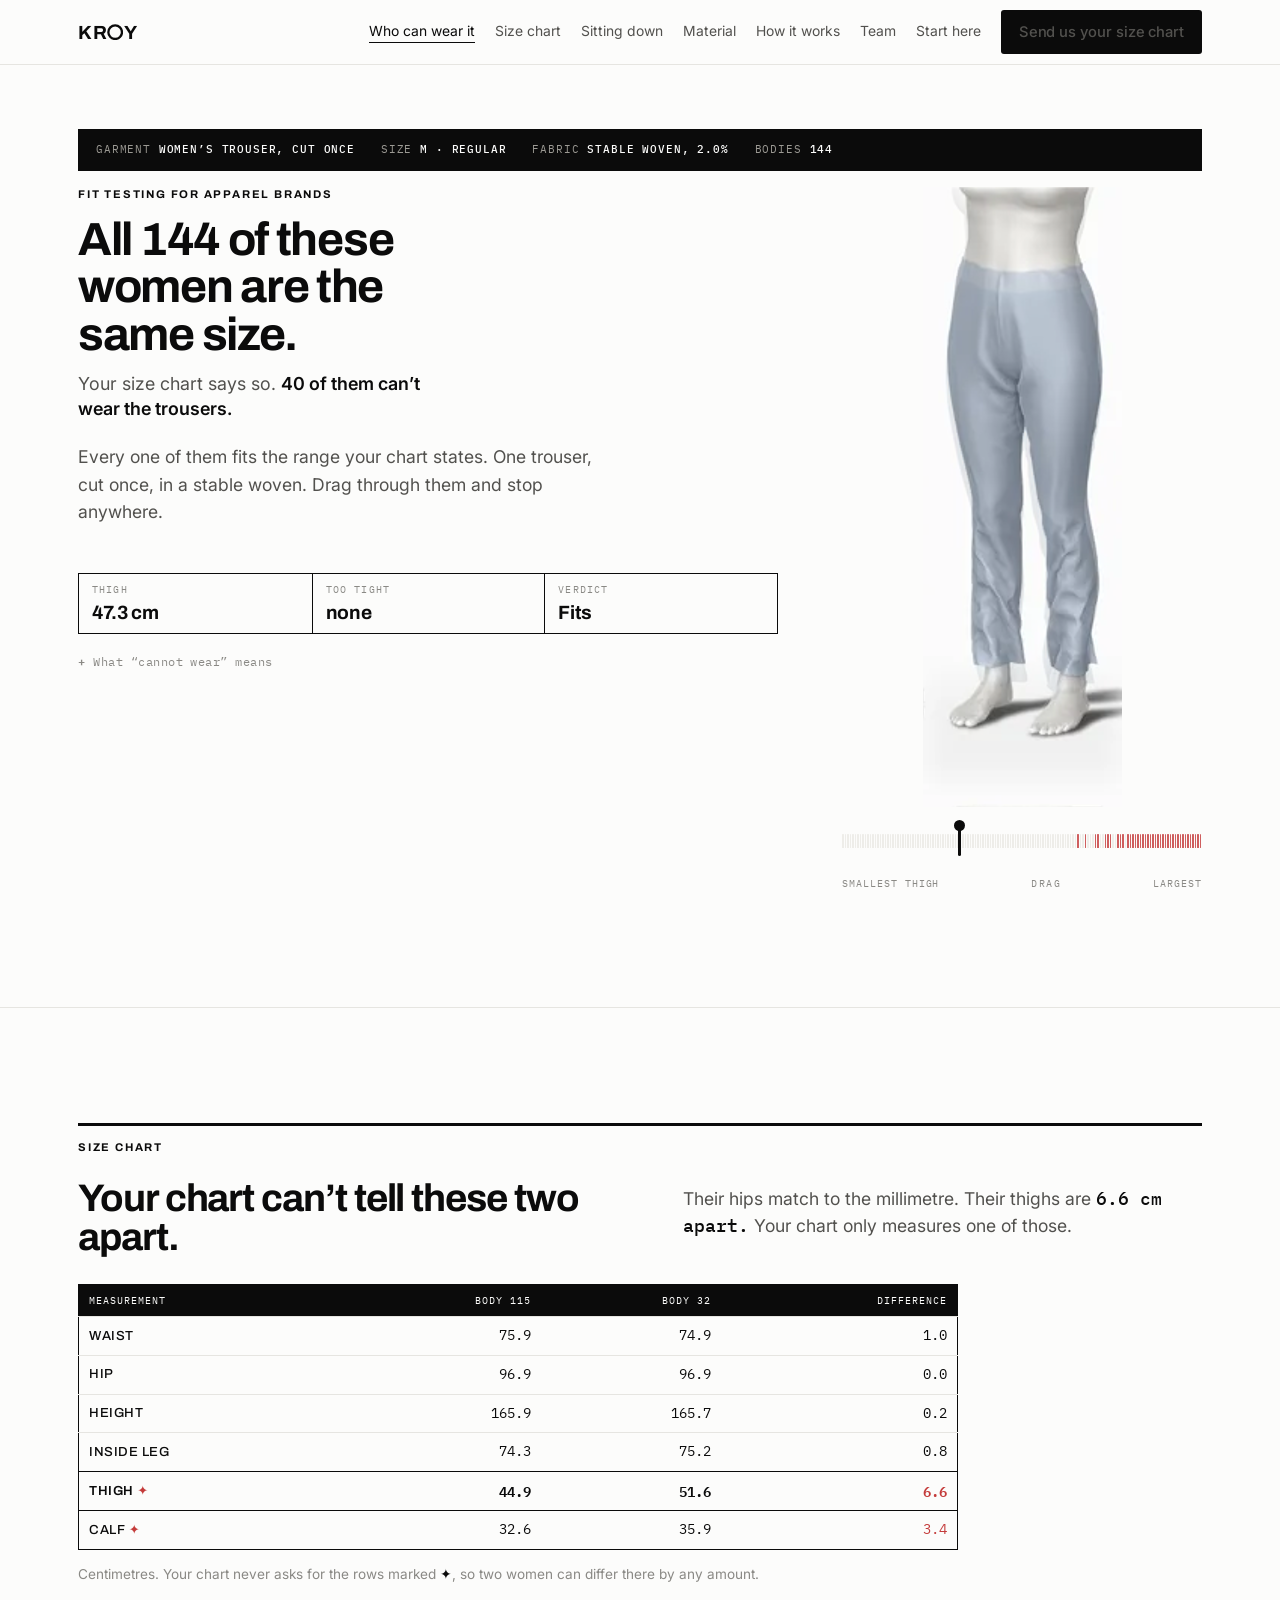
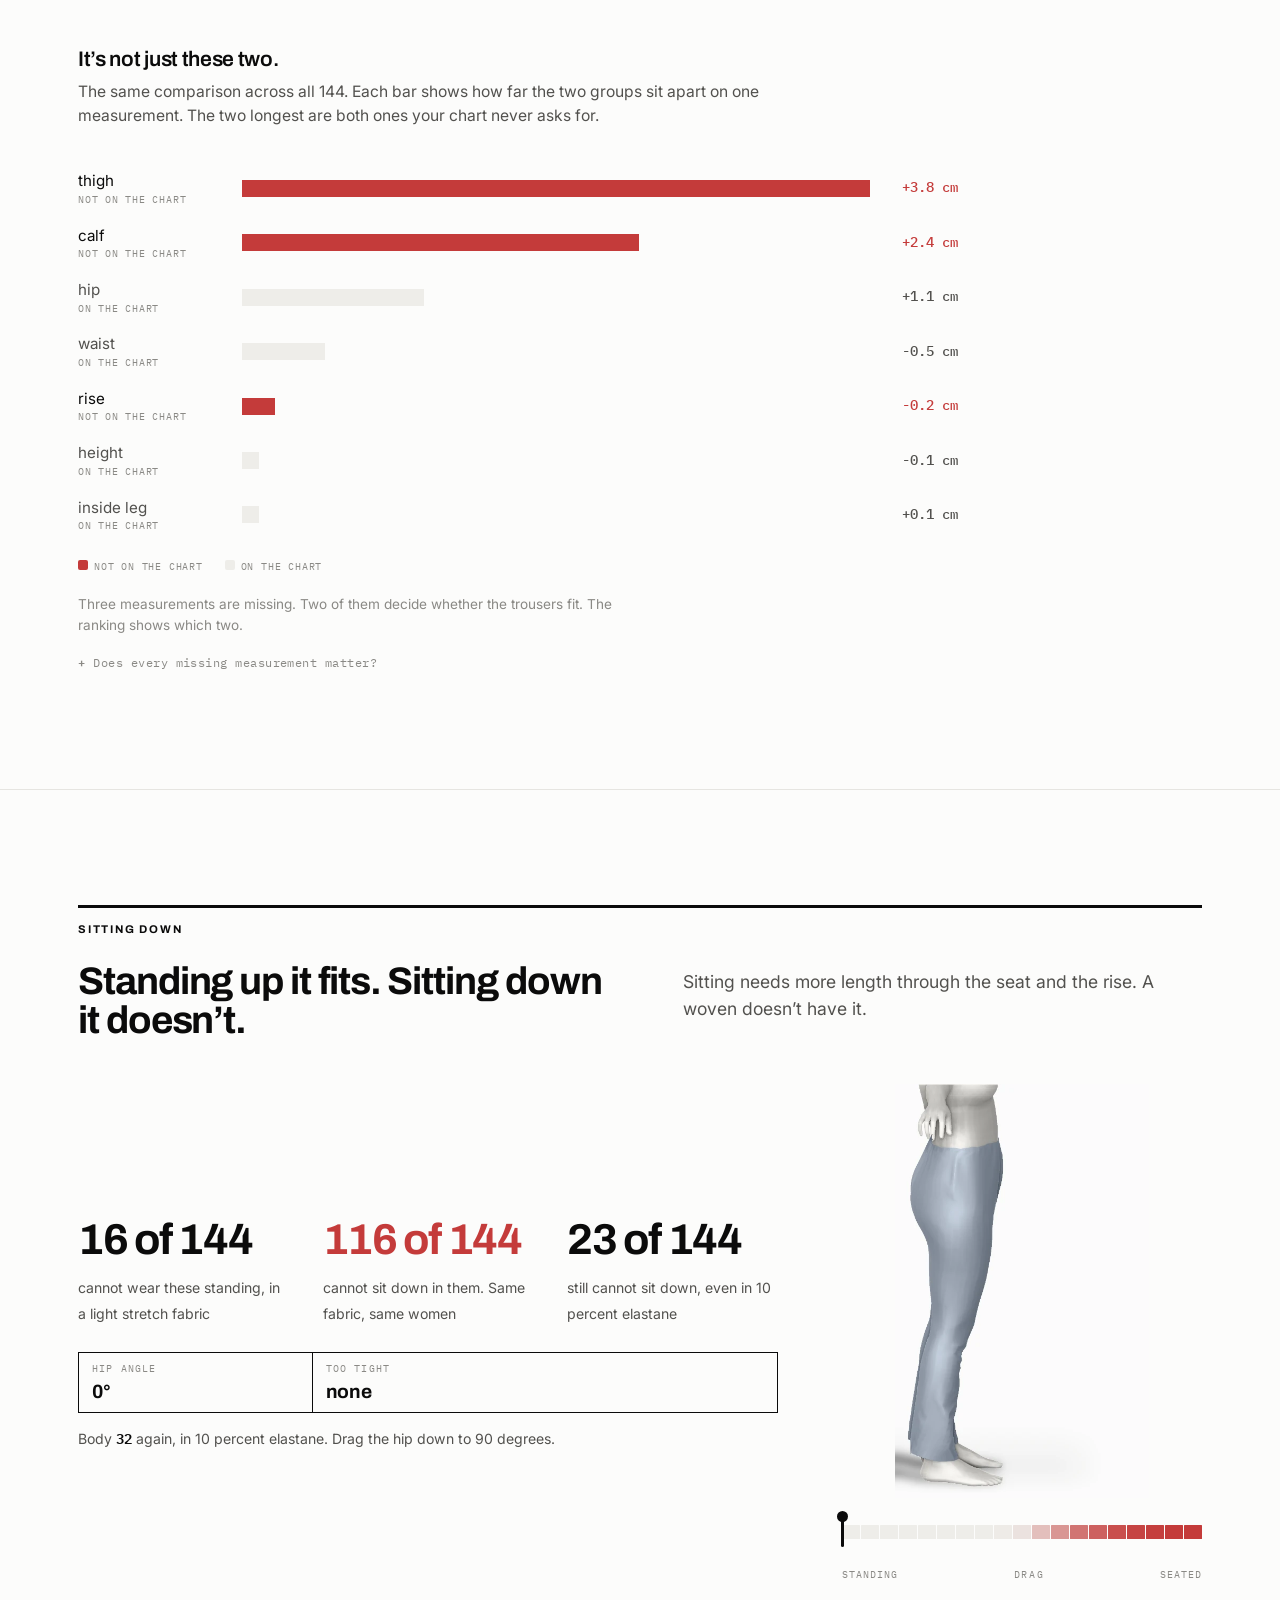
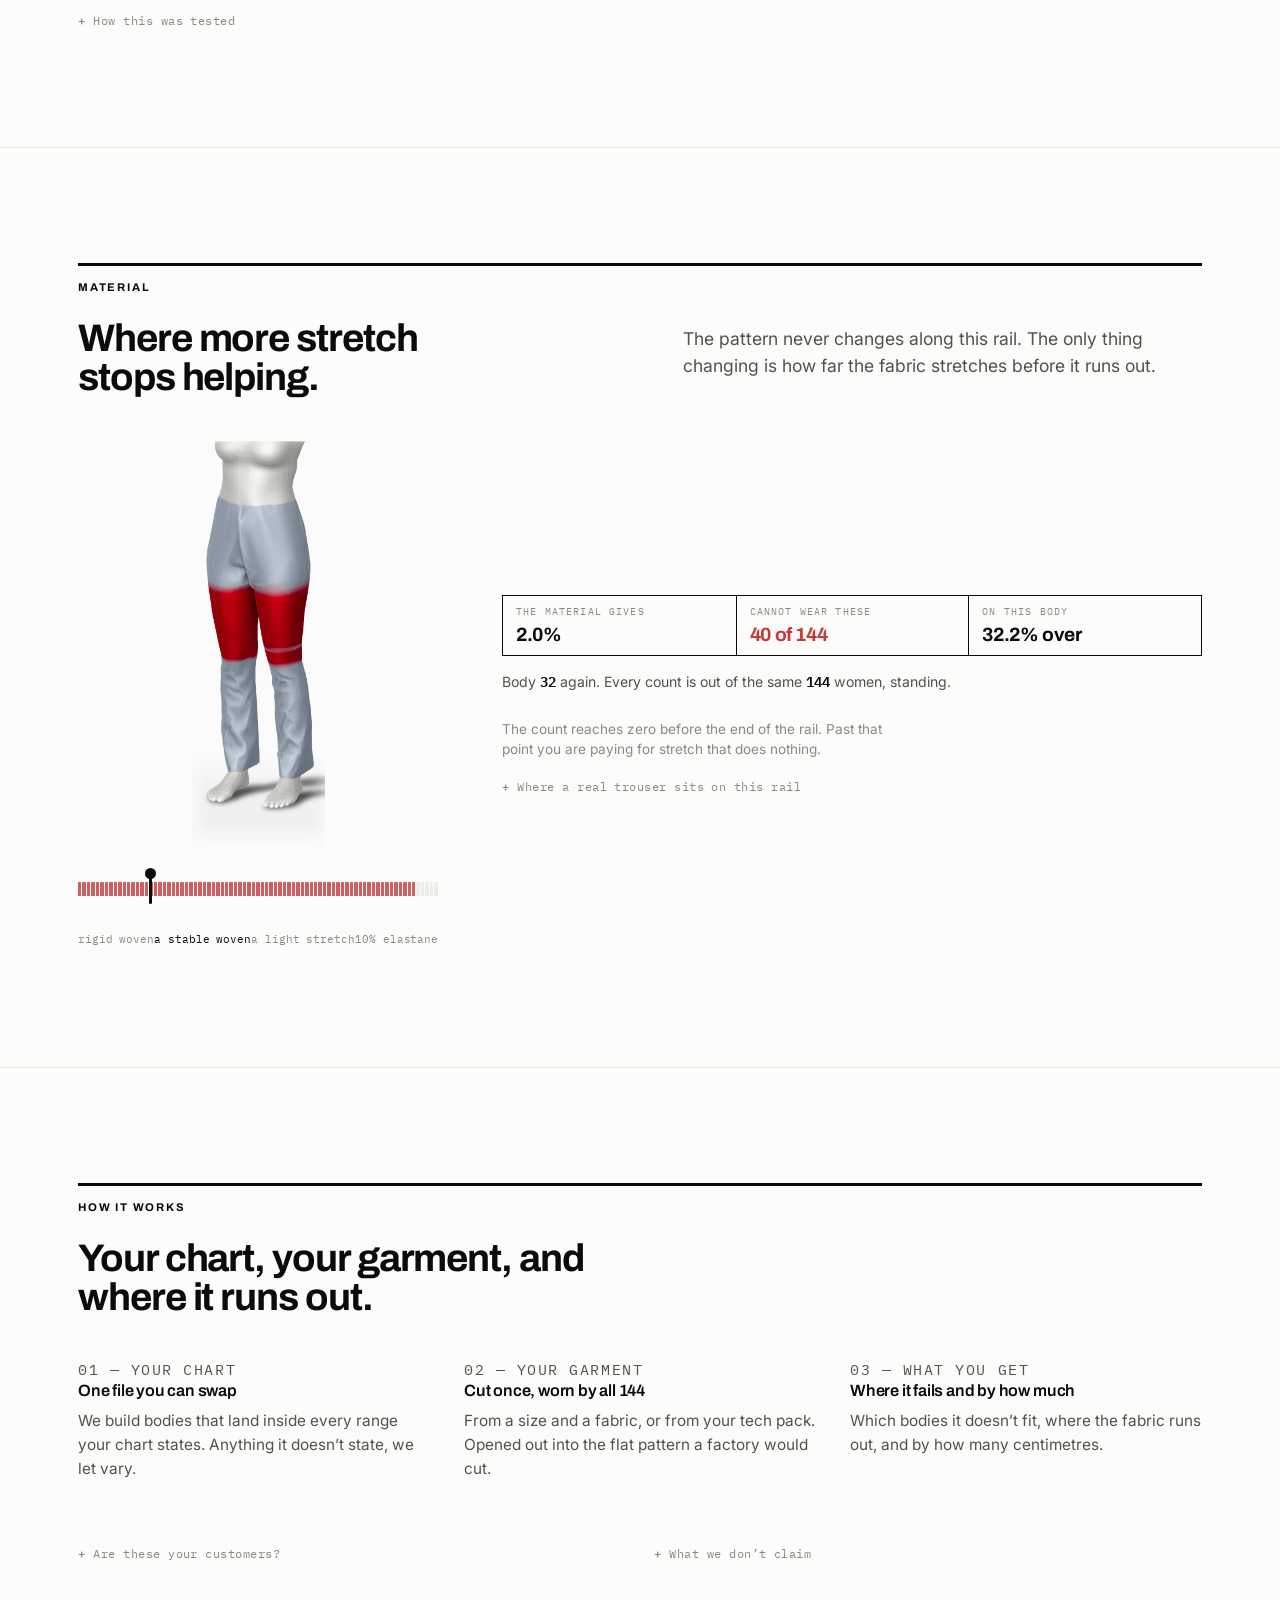
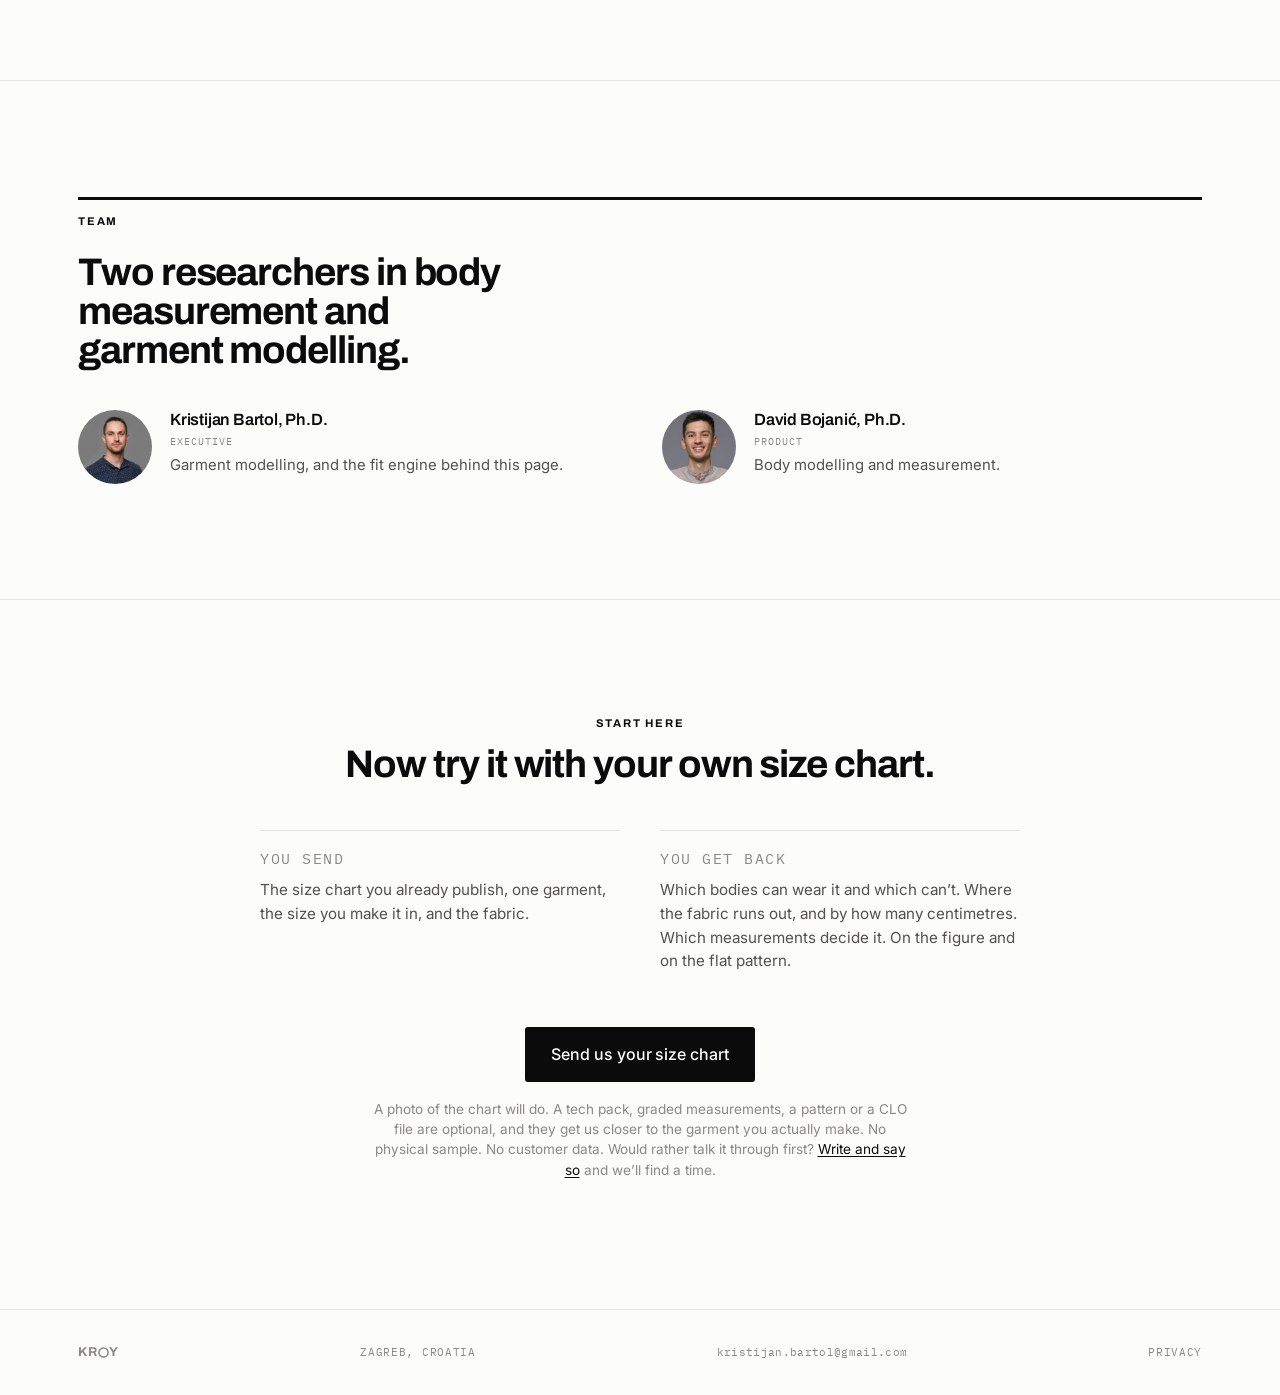
<file: index.html>
<!DOCTYPE html>
<html lang="en">
<head>
  <meta charset="UTF-8" />
  <meta name="viewport" content="width=device-width, initial-scale=1.0" />
  <title>KROY — who can actually wear the size you make</title>
  <meta name="description" content="One trouser, one size, and every body shape the chart lets through. We show which of them can actually wear it, where the fabric runs out, and by how much." />

  <!-- The mark is a drawn circle, so the tab icon is the same shape as the nav
       wordmark at any size. The SVG is what modern browsers take; the PNGs are
       the fallback and the home-screen icon. -->
  <!-- STAMPED LIKE THE CSS AND THE JS, and for the same reason: a browser
       keeps a favicon long after it has revalidated everything else, so the
       old mark survives at the old URL. A URL no cache has seen ends that. -->
  <link rel="icon" type="image/svg+xml" href="assets/favicon.svg?v=20261023a" />
  <link rel="icon" type="image/png" href="assets/favicon.png?v=20261023a" />
  <link rel="apple-touch-icon" href="assets/apple-touch-icon.png?v=20261023a" />

  <meta property="og:title" content="KROY — who can actually wear the size you make" />
  <meta property="og:description" content="144 women, all the same size by the same chart. Drag through them and see which ones can actually wear the trouser." />
  <meta property="og:type" content="website" />
  <!-- The card is BUILT, from the cohort itself: scripts/build_page.py draws
       eight figures across the thigh order with the real tally under them, so the
       preview cannot go stale while the page changes.
       TODO: absolute URLs once a domain is live; some scrapers ignore relative paths. -->
  <meta property="og:image" content="demo/og-image.png" />
  <meta property="og:image:width" content="1200" />
  <meta property="og:image:height" content="630" />
  <meta name="twitter:card" content="summary_large_image" />
  <meta name="twitter:title" content="KROY — who can actually wear the size you make" />
  <meta name="twitter:description" content="144 women, all the same size by the same chart. Drag through them and see which ones can actually wear the trouser." />
  <meta name="twitter:image" content="demo/og-image.png" />

  <link rel="preconnect" href="https://fonts.googleapis.com" />
  <link rel="preconnect" href="https://fonts.gstatic.com" crossorigin />
  <!-- THREE FACES AND EACH HAS ONE JOB. Archivo carries the headlines and
       the mark, Inter the prose, IBM Plex Mono every measurement and every
       label. A number set in the same face as the sentence around it reads
       as a claim; set in mono beside other numbers it reads as a reading
       off an instrument, which is what they are. -->
  <link href="https://fonts.googleapis.com/css2?family=Archivo:wght@500;600;700&family=IBM+Plex+Mono:wght@400;500&family=Inter:wght@400;500;600&display=swap" rel="stylesheet" />
  <!-- ONE STAMP FOR THE WHOLE PAGE. `page.js` reads its own `?v=` and passes it
     on to every module it imports, so this is the only place the number
     lives. Bump it whenever a fix has to be provably on a device: Netlify
     revalidates correctly, but "is the phone running the new file" has now
     cost two sessions and a URL no cache has seen ends that question. -->
  <link rel="stylesheet" href="page.css?v=20261024b" />
</head>

<body>

<header class="nav">
  <div class="wrap">
    <a class="brand" href="#top" aria-label="KROY"><span aria-hidden="true">KR</span><svg class="o" viewBox="0 0 24 24" aria-hidden="true"><circle cx="12" cy="12" r="10" /></svg><span aria-hidden="true">Y</span></a>
    <nav>
      <a class="hide-sm" href="#cohort">Who can wear it</a>
      <a class="hide-sm" href="#chart">Size chart</a>
      <a class="hide-sm" href="#seated">Sitting down</a>
      <a class="hide-sm" href="#material">Material</a>
      <a class="hide-md" href="#method">How it works</a>
      <a class="hide-md" href="#team">Team</a>
      <a class="hide-md" href="#contact">Start here</a>
      <a class="btn" href="#contact">Send us your size chart</a>
    </nav>
  </div>
</header>

<main id="top">

  <!-- ============ HERO: the cohort strip ============ -->
  <section id="cohort">
    <div class="wrap">
      <div class="strip" id="strip-cohort">

        <!-- THE SPEC BAND CAPTIONS THE EXHIBIT, NEVER THE PAGE. Under the nav
             it would label the company and the whole site would read as one
             trouser's spec sheet; inside the section it answers the first
             question a fit lead asks, which is what am I looking at. It is also
             the only position that generalises: a second garment gets its own
             band. The two numbers in it are bound to `demo/data.json` like every
             other number on the page; the words are the garment's own name,
             said the way you would say it out loud. -->
        <div class="stamp">
          <span>Garment <b>women&rsquo;s trouser<span class="wide-only">, cut once</span></b></span>
          <span>Size <b>M<span class="wide-only"> &middot; regular</span></b></span>
          <span>Fabric <b>stable woven, <span data-n="blind.fabric_percent" data-dp="1">2.0</span>%</b></span>
          <span>Bodies <b data-n="strips.cohort.n_bodies">144</b></span>
        </div>

        <div class="strip-head">
          <!-- THE ONE SLOT THAT WAS BEING WASTED. This said "Who can wear it",
               which is the nav item immediately above it, so the page answered
               "who is this" with the mark and never answered "what do they do"
               in words at all: it read as a demo rather than as a company. The
               line costs no height, no scroll and no words anywhere else, and
               the headline is still the first thing anyone reads. -->
          <p class="eyebrow">Fit testing for apparel brands</p>
          <h1>All <span data-n="strips.cohort.n_bodies">144</span> of these women are the same&nbsp;size.</h1>
          <!-- THE ONE LINE THAT STOPS CURIOSITY BECOMING CONFUSION. The
               demonstration opens the page on purpose, but a visitor who gets
               a headline and a moving figure and nothing else has to work out
               what they are looking at before they can be interested in it.
               This says whose claim it is and what the catch is, in two short
               sentences, and then gets out of the way. -->
          <p class="hook">Your size chart says so.
            <b><span data-n="strips.cohort.n_fail">40</span> of them can&rsquo;t wear the&nbsp;trousers.</b></p>
        </div>

        <div class="strip-lede">
          <p class="lede">
            Every one of them fits the range your chart states. One trouser,
            cut once, in a stable woven. Drag through them and stop anywhere.
          </p>
        </div>

        <div class="readout strip-readout">
            <dl>
              <div>
                <dt>Thigh</dt>
                <dd class="num" data-live="thigh">&mdash;</dd>
              </div>
              <div>
                <dt>Too tight</dt>
                <dd class="num" data-live="over">&mdash;</dd>
              </div>
              <div>
                <dt>Verdict</dt>
                <dd class="verdict" data-live="verdict">&mdash;</dd>
              </div>
            </dl>
            <!-- THE SECTION'S CAVEATS, OUT OF THE READER'S PATH AND NOT CUT.
                 This was a `p.tally` that repeated "40 of 144" three lines
                 under the lede's own copy of it, then spent two sentences
                 defining the threshold and naming the fabric's capacity. The
                 count is the hook and belongs in the lede; the definition is
                 what a reader asks for only once they believe the picture. The
                 claim guard wants a count beside every RATE, and the hero
                 quotes none, so nothing here is load-bearing for it. -->
            <details class="note">
              <summary>What &ldquo;cannot wear&rdquo; means</summary>
              <p>
                More than 5 percent of the trouser has to stretch further than
                the fabric can. A stable woven gives
                <span data-n="blind.fabric_percent" data-dp="1">2.0</span> percent.
                The 5 percent is our cut-off. Tell us yours and we&rsquo;ll use it.
              </p>
            </details>
        </div>

        <div class="strip-figure">
          <div class="strip-stage"><canvas class="strip-canvas"></canvas></div>
          <div class="strip-rail" tabindex="0" role="slider"
               aria-label="the cohort, in thigh order"
               aria-valuemin="0" aria-valuemax="143" aria-valuenow="0">
            <div class="ticks" aria-hidden="true"></div>
            <div class="handle" aria-hidden="true"></div>
          </div>
          <div class="rail-ends">
            <span>smallest thigh</span>
            <span class="drag-hint">drag</span>
            <span>largest</span>
          </div>
        </div>

      </div>
    </div>
  </section>

  <!-- ============ SIZE CHART: the pair, then the whole cohort ============
       One section, two visuals, one argument. They were two sections and both
       of them said "the chart is blind", once about two bodies and once about
       144, so the second read as a restatement rather than as the general
       case of the first. Concrete first, then the rank over everything. -->
  <section id="chart">
    <div class="wrap">
      <div class="hed reveal">
        <p class="eyebrow">Size chart</p>
        <h2>Your chart can&rsquo;t tell these two apart.</h2>
        <!-- The spoken version of this section, which is the one that lands.
             Four sentences that never reached a number became three that are
             nothing but numbers. `pair.rows.4` is the thigh row; it is bound by
             INDEX, so if the table's row order ever changes this reads the
             wrong measurement. The binding guard checks the VALUE, which is
             what would catch it. -->
        <p class="lede">
          Their hips match to the millimetre. Their thighs are
          <b><span data-n="pair.rows.4.gap">6.6</span> cm apart.</b>
          Your chart only measures one of those.
        </p>
      </div>
      <table class="pair reveal measure" id="pair-table">
        <thead>
          <tr>
            <th>Measurement</th>
            <th>Body <span data-n="pair.a">115</span></th>
            <th>Body <span data-n="pair.b">32</span></th>
            <th>Difference</th>
          </tr>
        </thead>
        <tbody></tbody>
      </table>
      <p class="small" style="margin-top:14px">
        Centimetres. Your chart never asks for the rows marked
        <b class="mark-off">&#10022;</b>, so two women can differ there by any
        amount.
      </p>

      <div class="sub reveal">
        <h3>It&rsquo;s not just these two.</h3>
        <p>
          The same comparison across all
          <span data-n="blind.n_bodies">144</span>. Each bar shows how far the
          two groups sit apart on one measurement. The two longest are both
          ones your chart never asks for.
        </p>
      </div>
      <div class="bars reveal" id="bars"></div>
      <div class="barkey">
        <span><b style="background:var(--red)"></b>not on the chart</span>
        <span><b style="background:var(--rail)"></b>on the chart</span>
      </div>
      <p class="small" style="margin-top:20px;max-width:64ch">
        Three measurements are missing. Two of them decide whether the
        trousers fit. The ranking shows which two.
      </p>
      <details class="note">
        <summary>Does every missing measurement matter?</summary>
        <p>
          No. The rise varies more than anything else here and still barely
          separates the two groups.
        </p>
      </details>
    </div>
  </section>

  <!-- ============ POSE AND MOVEMENT: the sit ============ -->
  <section id="seated">
    <div class="wrap">
      <div class="hed reveal">
        <p class="eyebrow">Sitting down</p>
        <h2>Standing up it fits. Sitting down it doesn&rsquo;t.</h2>
        <p class="lede">
          Sitting needs more length through the seat and the rise. A woven
          doesn&rsquo;t have it.
        </p>
      </div>
      <div class="strip" id="strip-seated" style="margin-top:44px">
        <div>
          <div class="stat" id="seated-stats"></div>
          <div class="readout">
            <dl>
              <div>
                <dt>Hip angle</dt>
                <dd class="num" data-live="hip">&mdash;</dd>
              </div>
              <div>
                <dt>Too tight</dt>
                <dd class="num" data-live="over">&mdash;</dd>
              </div>
            </dl>
            <p class="tally">
              Body <b><span data-n="pair.b">32</span></b> again, in 10 percent
              elastane. Drag the hip down to 90 degrees.
            </p>
          </div>
        </div>

        <div class="strip-figure">
          <div class="strip-stage"><canvas class="strip-canvas"></canvas></div>
          <div class="strip-rail" tabindex="0" role="slider"
               aria-label="the hip angle, standing to seated"
               aria-valuemin="0" aria-valuemax="18" aria-valuenow="0">
            <div class="ticks" aria-hidden="true"></div>
            <div class="handle" aria-hidden="true"></div>
          </div>
          <div class="rail-ends">
            <span>standing</span>
            <span class="drag-hint">drag</span>
            <span>seated</span>
          </div>
        </div>
      </div>

      <details class="note" style="margin-top:26px">
        <summary>How this was tested</summary>
        <p>
          Sitting is not one pose, so we state this one exactly: the hip at 90
          degrees. Nothing in the simulation was ever told what elastane is
          for.
        </p>
      </details>
    </div>
  </section>

  <!-- ============ MATERIAL: the stretch rail ============ -->
  <section id="material">
    <div class="wrap">
      <div class="hed reveal">
        <p class="eyebrow">Material</p>
        <h2>Where more stretch stops&nbsp;helping.</h2>
        <p class="lede">
          The pattern never changes along this rail. The only thing changing is
          how far the fabric stretches before it runs out.
        </p>
      </div>

      <div class="strip left" id="strip-material" style="margin-top:44px">
        <div class="strip-figure">
          <div class="strip-stage"><canvas class="strip-canvas"></canvas></div>
          <div class="strip-rail" tabindex="0" role="slider"
               aria-label="the stretch the material gives"
               aria-valuemin="0" aria-valuemax="80" aria-valuenow="16">
            <div class="ticks" aria-hidden="true"></div>
            <div class="handle" aria-hidden="true"></div>
          </div>
          <div class="stops" id="material-stops"></div>
        </div>

        <div>
          <div class="readout bare">
            <dl>
              <div>
                <dt>The material gives</dt>
                <dd class="num" data-live="stretch">&mdash;</dd>
              </div>
              <div>
                <dt>Cannot wear these</dt>
                <dd class="num" data-live="nfail">&mdash;</dd>
              </div>
              <div>
                <dt>On this body</dt>
                <dd class="num" data-live="hero">&mdash;</dd>
              </div>
            </dl>
            <p class="tally">
              Body <b><span data-n="pair.b">32</span></b> again. Every count is
              out of the same
              <b><span data-n="strips.cohort.n_bodies">144</span></b> women,
              standing.
            </p>
          </div>
          <p class="small" style="margin-top:26px;max-width:46ch">
            The count reaches zero before the end of the rail. Past that point
            you are paying for stretch that does nothing.
          </p>
          <details class="note">
            <summary>Where a real trouser sits on this rail</summary>
            <p>
              A fitted trouser in a fabric anyone would actually use sits in
              the left half of this rail.
            </p>
          </details>
        </div>
      </div>
    </div>
  </section>

  <!-- ============ METHOD ============ -->
  <section id="method">
    <div class="wrap">
      <div class="hed reveal">
        <p class="eyebrow">How it works</p>
        <h2>Your chart, your garment, and where it runs&nbsp;out.</h2>
      </div>
      <div class="cols three reveal">
        <div>
          <p class="rule">01 &mdash; your chart</p>
          <h3>One file you can swap</h3>
          <p>
            We build bodies that land inside every range your chart states.
            Anything it doesn&rsquo;t state, we let vary.
          </p>
        </div>
        <div>
          <p class="rule">02 &mdash; your garment</p>
          <h3>Cut once, worn by all 144</h3>
          <p>
            From a size and a fabric, or from your tech pack. Opened out into
            the flat pattern a factory would cut.
          </p>
        </div>
        <div>
          <p class="rule">03 &mdash; what you get</p>
          <h3>Where it fails and by how much</h3>
          <p>
            Which bodies it doesn&rsquo;t fit, where the fabric runs out, and by
            how many centimetres.
          </p>
        </div>
      </div>

      <!-- Both of these are required by this project's own rules and neither
           may be deleted: we never assert a population, and we never say
           validated. They are notes rather than body copy because a visitor
           deciding whether to write does not read them, and a fit lead looking
           for the catch opens them immediately. -->
      <div class="notes reveal">
        <details class="note">
          <summary>Are these your customers?</summary>
          <p>
            No. We <b>built</b> these bodies to fit this chart&rsquo;s size M.
            Every count on this page counts <i>those</i> women and nobody else.
            Send your own customer figures and we&rsquo;ll weight the results to
            them.
          </p>
        </details>
        <details class="note">
          <summary>What we don&rsquo;t claim</summary>
          <p>
            Nobody has worn these, so we won&rsquo;t call it validated. We measure
            the garment against the body, then check it with a cloth simulation
            that knows nothing about how the garment was designed. It lands on
            the same answer. The draping is there to make the picture look
            right. It never decides a verdict.
          </p>
        </details>
      </div>
    </div>
  </section>

  <!-- ============ TEAM ============ -->
  <section id="team">
    <div class="wrap">
      <div class="hed reveal">
        <p class="eyebrow">Team</p>
        <h2>Two researchers in body measurement and garment&nbsp;modelling.</h2>
      </div>
      <div class="people reveal">
        <article class="person">
          <img src="assets/kristijan-slika.jpeg" alt="" />
          <div>
            <h3>Kristijan Bartol, Ph.D.</h3>
            <p class="role">Executive</p>
            <p>Garment modelling, and the fit engine behind this page.</p>
          </div>
        </article>
        <article class="person">
          <img src="assets/davidboja.jpeg" alt="" />
          <div>
            <h3>David Bojanić, Ph.D.</h3>
            <p class="role">Product</p>
            <p>Body modelling and measurement.</p>
          </div>
        </article>
      </div>
    </div>
  </section>

  <!-- ============ CTA ============ -->
  <section id="contact" class="cta">
    <div class="wrap">
      <p class="eyebrow">Start here</p>
      <h2>Now try it with your own size&nbsp;chart.</h2>
      <!-- Cut 2026-10-23: the lede restated the page, and "We build" restated
           step 01 of How it works almost word for word. What is left is the
           exchange, either side of the button. -->
      <div class="gets two">
        <div>
          <p class="rule">You send</p>
          <p>
            The size chart you already publish, one garment, the size you make
            it in, and the fabric.
          </p>
        </div>
        <div>
          <p class="rule">You get back</p>
          <p>
            Which bodies can wear it and which can&rsquo;t. Where the fabric
            runs out, and by how many centimetres. Which measurements decide
            it. On the figure and on the flat pattern.
          </p>
        </div>
      </div>

      <p>
        <a class="btn big" href="mailto:kristijan.bartol@gmail.com?subject=KROY%20%E2%80%94%20our%20size%20chart&amp;body=Garment%3A%0ASize%20we%20manufacture%3A%0AMaterial%3A%0AOur%20size%20chart%20(pasted%2C%20attached%2C%20or%20a%20photograph)%3A%0A%0AAnything%20else%20you%20can%20attach%2C%20all%20optional%3A%0A-%20spec%20sheet%20or%20tech%20pack%0A-%20graded%20measurements%0A-%20fit%20model%20measurements%0A-%20a%20pattern%0A">Send us your size chart</a>
      </p>
      <p class="small">
        A photo of the chart will do. A tech pack, graded measurements, a
        pattern or a CLO file are optional, and they get us closer to the
        garment you actually make. No physical sample. No customer data.
        Would rather talk it through first?
        <a href="mailto:kristijan.bartol@gmail.com?subject=KROY%20%E2%80%94%20a%20call">Write and say so</a>
        and we&rsquo;ll find a time.
      </p>
    </div>
  </section>

</main>

<!-- A REAL PLACE, A REAL ADDRESS AND A PRIVACY LINE. What a procurement
     reader takes credibility from in a footer is that the company is somewhere
     and can be written to. No OIB and no entity details: settled 2026-10-21,
     the registration number discloses entity status, nobody checks one at
     outreach stage, and it belongs on the invoice. -->
<footer>
  <div class="wrap">
    <span class="brand" aria-label="KROY"><span aria-hidden="true">KR</span><svg class="o" viewBox="0 0 24 24" aria-hidden="true"><circle cx="12" cy="12" r="10" /></svg><span aria-hidden="true">Y</span></span>
    <span class="where">Zagreb, Croatia</span>
    <a href="mailto:kristijan.bartol@gmail.com">kristijan.bartol@gmail.com</a>
    <a href="privacy.html">Privacy</a>
  </div>
</footer>

<script type="module" src="page.js?v=20261024b"></script>
</body>
</html>
</file>
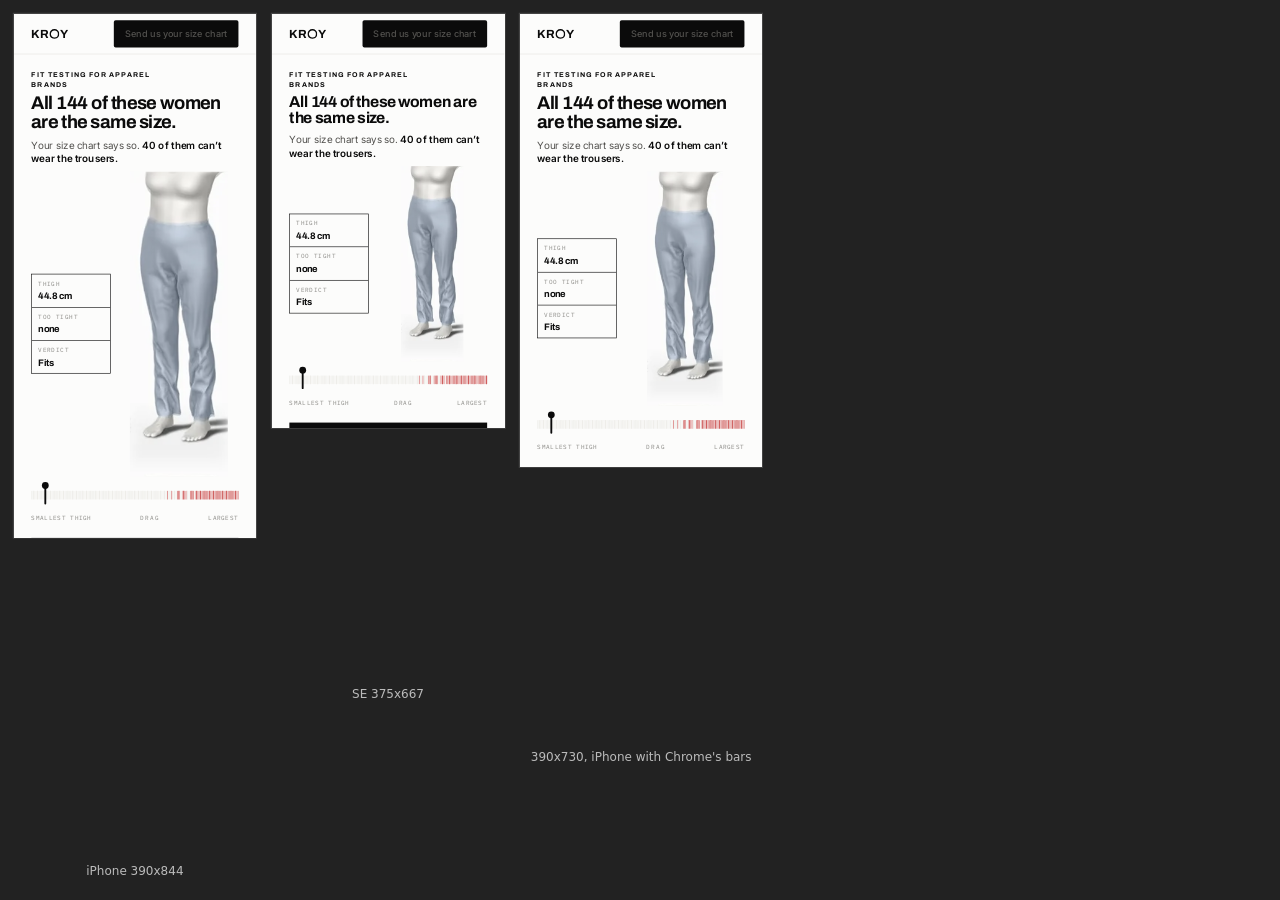
<file: _phone.html>
<!doctype html><meta charset="utf-8"><title>phone harness</title>
<style>
 body{margin:0;background:#222;color:#bbb;font:12px system-ui;display:flex;gap:16px;padding:14px}
 figure{margin:0;text-align:center}
 iframe{border:0;background:#fff;display:block;box-shadow:0 0 0 2px #444;transform:scale(.62);transform-origin:top left}
 figure{width:calc(390px*.62)}
 figure:nth-of-type(2){width:calc(375px*.62)}
 figcaption{padding:6px 0}
</style>
<!-- A real phone viewport, locally. An iframe resolves media queries and
     IntersectionObserver roots against ITS OWN box, so this is not a
     simulation of narrow layout, it is narrow layout. Not shipped: the file
     is gitignored and exists so nobody has to reason about phone geometry
     from a 1440 px window again. -->
<figure><iframe id="a" width="390" height="844"></iframe><figcaption>iPhone 390x844</figcaption></figure>
<figure><iframe id="b" width="375" height="667"></iframe><figcaption>SE 375x667</figcaption></figure>
<figure><iframe id="c" width="390" height="730"></iframe><figcaption>390x730, iPhone with Chrome's bars</figcaption></figure>
<script>
// Each load gets its own URL, or the iframes serve a cached stylesheet and you
// spend twenty minutes wondering why an edit did nothing.
const cb = Date.now();
for (const id of ['a','b','c']) document.getElementById(id).src = '/?cb=' + cb;

// `behavior: instant` matters: the page sets `scroll-behavior: smooth`, and a
// smooth scroll is an animation, so it needs the rendering loop. Driving one
// from automation that only paints during screenshots moves it a few pixels
// per call and looks like the iframe refusing to scroll.
window.go = (sel, dy = 0) => {
  const out = {};
  for (const id of ['a', 'b', 'c']) {
    const w = document.getElementById(id).contentWindow;
    const el = w.document.querySelector(sel);
    if (!el) { out[id] = 'no ' + sel; continue; }
    w.scrollTo({ top: el.getBoundingClientRect().top + w.scrollY + dy, behavior: 'instant' });
    out[id] = Math.round(w.scrollY);
  }
  return out;
};
// Anything wider than the screen is the bug this review is looking for.
window.overflow = () => {
  const out = {};
  for (const id of ['a', 'b', 'c']) {
    const w = document.getElementById(id).contentWindow, d = w.document;
    const wide = [...d.querySelectorAll('body *')]
      .filter((e) => e.getBoundingClientRect().width > w.innerWidth + 1)
      .map((e) => e.tagName.toLowerCase() + (e.id ? '#' + e.id : '') +
                  (e.className && typeof e.className === 'string' ? '.' + e.className.trim().split(/\s+/).join('.') : ''));
    out[id] = { docWidth: d.documentElement.scrollWidth, vw: w.innerWidth,
                scrollsSideways: d.documentElement.scrollWidth > w.innerWidth,
                tooWide: [...new Set(wide)].slice(0, 6) };
  }
  return out;
};
</script>
</file>
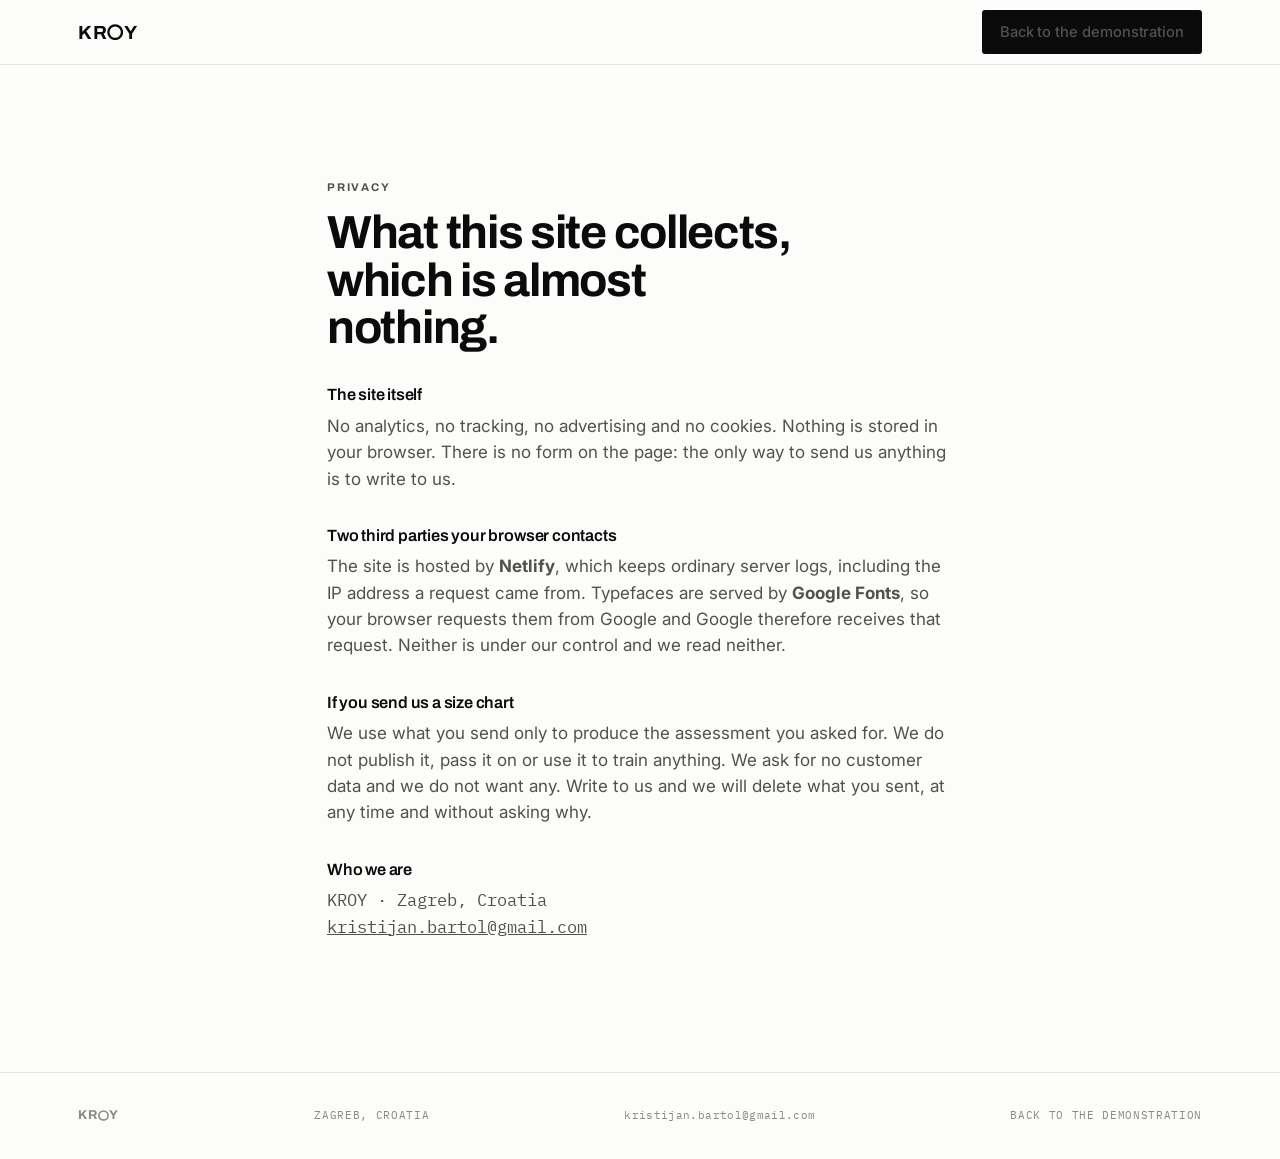
<file: privacy.html>
<!doctype html>
<html lang="en">
<head>
  <meta charset="utf-8" />
  <meta name="viewport" content="width=device-width, initial-scale=1" />
  <title>Privacy &mdash; KROY</title>
  <meta name="robots" content="index,follow" />
  <link rel="icon" type="image/svg+xml" href="assets/favicon.svg?v=20261023a" />
  <link rel="icon" type="image/png" href="assets/favicon.png?v=20261023a" />
  <link rel="apple-touch-icon" href="assets/apple-touch-icon.png?v=20261023a" />
  <link rel="preconnect" href="https://fonts.googleapis.com" />
  <link rel="preconnect" href="https://fonts.gstatic.com" crossorigin />
  <link href="https://fonts.googleapis.com/css2?family=Archivo:wght@500;600;700&family=IBM+Plex+Mono:wght@400;500&family=Inter:wght@400;500;600&display=swap" rel="stylesheet" />
  <link rel="stylesheet" href="page.css?v=20261024b" />
</head>

<body>

<header class="nav">
  <div class="wrap">
    <a class="brand" href="./" aria-label="KROY"><span aria-hidden="true">KR</span><svg class="o" viewBox="0 0 24 24" aria-hidden="true"><circle cx="12" cy="12" r="10" /></svg><span aria-hidden="true">Y</span></a>
    <nav><a class="btn" href="./">Back to the demonstration</a></nav>
  </div>
</header>

<!-- SHORT BECAUSE THERE IS LITTLE TO SAY, and every line of it is checkable
     against the page itself. The site runs no analytics, sets no cookies and
     stores nothing in the browser; the two third parties named below are the
     host and the font service, and they are named because a browser contacts
     them whether or not anybody mentions it. -->
<main id="top">
  <section>
    <div class="wrap prose">
      <p class="eyebrow">Privacy</p>
      <h1>What this site collects, which is almost nothing.</h1>

      <h3>The site itself</h3>
      <p>
        No analytics, no tracking, no advertising and no cookies. Nothing is
        stored in your browser. There is no form on the page: the only way to
        send us anything is to write to us.
      </p>

      <h3>Two third parties your browser contacts</h3>
      <p>
        The site is hosted by <b>Netlify</b>, which keeps ordinary server logs,
        including the IP address a request came from. Typefaces are served by
        <b>Google Fonts</b>, so your browser requests them from Google and Google
        therefore receives that request. Neither is under our control and we read
        neither.
      </p>

      <h3>If you send us a size chart</h3>
      <p>
        We use what you send only to produce the assessment you asked for. We do
        not publish it, pass it on or use it to train anything. We ask for no
        customer data and we do not want any. Write to us and we will delete
        what you sent, at any time and without asking why.
      </p>

      <h3>Who we are</h3>
      <p class="mono">
        KROY &middot; Zagreb, Croatia<br />
        <a href="mailto:kristijan.bartol@gmail.com">kristijan.bartol@gmail.com</a>
      </p>
    </div>
  </section>
</main>

<footer>
  <div class="wrap">
    <span class="brand" aria-label="KROY"><span aria-hidden="true">KR</span><svg class="o" viewBox="0 0 24 24" aria-hidden="true"><circle cx="12" cy="12" r="10" /></svg><span aria-hidden="true">Y</span></span>
    <span class="where">Zagreb, Croatia</span>
    <a href="mailto:kristijan.bartol@gmail.com">kristijan.bartol@gmail.com</a>
    <a href="./">Back to the demonstration</a>
  </div>
</footer>

</body>
</html>
</file>
<file: page.css>
/* KROY. The palette, the type and the paper are the demo's, on purpose: the
 * figures are rendered onto #FCFCFB and the page is that colour, so a picture
 * sits in the page instead of on it.
 *
 * Light only, and that is a decision rather than an omission. Every figure is
 * rendered onto a fixed paper by the engine; a dark theme would need a second
 * render of all 225 positions, not a second stylesheet. */

:root {
  --paper: #FCFCFB;
  --ink: #0B0B0B;
  --ink2: #52514E;
  --muted: #8A8985;
  --line: #E6E5E1;
  --rail: #EEEDE9;
  --red: #C43B3A;
  --red-soft: #F3E2E1;
  --cloth: #B5BFCC;
  --page: 1180px;
  --sans: 'Inter', -apple-system, BlinkMacSystemFont, 'Helvetica Neue', Arial, sans-serif;
  /* THREE FACES, ONE JOB EACH, settled as treatment C2s. Archivo carries the
   * headlines and the mark; Inter carries the prose; IBM Plex Mono carries
   * every measurement and every small capital label. The division is the whole
   * treatment: a number set in the same face as the sentence around it reads as
   * a claim, and the same number set in mono among other numbers reads as a
   * reading taken off an instrument, which is what all of ours are. */
  --arch: 'Archivo', 'Inter', system-ui, sans-serif;
  --mono: 'IBM Plex Mono', ui-monospace, SFMono-Regular, Menlo, monospace;
}

* { box-sizing: border-box; }

html { scroll-behavior: smooth; -webkit-text-size-adjust: 100%; }

body {
  margin: 0;
  background: var(--paper);
  color: var(--ink);
  font-family: var(--sans);
  font-size: 17px;
  line-height: 1.55;
  -webkit-font-smoothing: antialiased;
  font-feature-settings: 'tnum' 0;
}

/* Archivo at 700 and tight. The catalogue voice is a heavy grotesque set
 * close, in sentence case rather than the capitals the treatment's first draft
 * used: capitals at hero size turned the hook into a sign. */
h1, h2, h3 { margin: 0; font-family: var(--arch); font-weight: 700;
  letter-spacing: -0.028em; line-height: 1.02; }
/* 17ch is the measure that keeps a hero headline from running the width of a
 * laptop. On a phone it is NARROWER than the screen, so it was forcing a third
 * line and charging the figure 44 px for it. */
h1 { font-size: clamp(1.85rem, 3.9vw, 2.9rem); max-width: 17ch; }
@media (max-width: 899px) { h1 { max-width: none; } }
/* THE NARROWEST PHONE SETS ITS OWN HEADLINE. At 320 px the hook takes three
 * lines where every other phone gives it two, and the third line costs 39 px
 * of a 568 px screen, which is the drag hint and part of the rail. Measured,
 * not guessed: 29.6 px gives a head of 147 and 25.3 px gives 108. */
@media (max-width: 380px) { h1 { font-size: 1.58rem; } }
h2 { font-size: clamp(1.7rem, 3.2vw, 2.4rem); }
h3 { font-size: 1.02rem; font-weight: 600; letter-spacing: -0.012em; line-height: 1.2; }
p { margin: 0 0 1em; }
a { color: inherit; }

.wrap { max-width: var(--page); margin: 0 auto; padding: 0 28px; }
/* The eyebrow is INK and not muted now. It stopped being a quiet section label
 * the moment the hero's one started saying what the company does; a line that
 * carries the only answer to "what do they do" cannot be the faintest thing on
 * the screen. */
.eyebrow {
  font-family: var(--arch); font-size: 0.7rem; font-weight: 700;
  letter-spacing: 0.16em; text-transform: uppercase; line-height: 1.35;
  color: var(--ink); margin: 0 0 14px;
}
.lede { font-size: clamp(1.0rem, 1.4vw, 1.1rem); color: var(--ink2); max-width: 48ch; }
/* The hook sits under the hero headline and above the figure, and it is the
 * only line a visitor is guaranteed to read before the picture starts moving.
 * Ink rather than grey, because it carries the number the whole page is about. */
.hook { font-size: clamp(1.02rem, 1.4vw, 1.14rem); color: var(--ink2);
  max-width: 34ch; margin: 14px 0 0; line-height: 1.38; }
.hook b { font-family: inherit; font-weight: 600; color: var(--ink); }
/* A figure inside a sentence: mono, ink, so the eye finds the numbers in a
 * paragraph without the paragraph shouting. */
.lede b, .tally b, .note b, .small b { font-family: var(--mono); font-weight: 500; color: var(--ink); }
.small { font-size: 0.85rem; color: var(--muted); line-height: 1.5; }
.num, .mono { font-family: var(--mono); font-variant-numeric: tabular-nums; }
.red { color: var(--red); }

/* ---- nav ---------------------------------------------------------- */
header.nav {
  position: sticky; top: 0; z-index: 40;
  background: color-mix(in srgb, var(--paper) 88%, transparent);
  backdrop-filter: blur(8px);
  border-bottom: 1px solid var(--line);
}
.nav .wrap { height: 64px; display: flex; align-items: center; justify-content: space-between; gap: 20px; }
/* The mark: text and one drawn circle, never an image. The O is an SVG so it
 * stays a true ring at 26 px in the nav and at 16 px in a browser tab, which
 * the old PNG could not do. `assets/favicon.svg` is the same circle. */
.brand {
  display: inline-flex; align-items: center;
  font-family: var(--arch); font-weight: 700; letter-spacing: 0.03em; line-height: 1;
  color: var(--ink); text-decoration: none;
}
.brand .o { width: 0.86em; height: 0.86em; display: block; margin-right: 0.03em; }
.brand .o circle { fill: none; stroke: currentColor; stroke-width: 3.4; }
.nav .brand { font-size: 19px; }
/* The logo is a back-to-top link and was a 46x26 target. Padding, not size:
 * the nav row is 64 px and centres it, so nothing moves. */
.nav .wrap > a { display: flex; align-items: center; padding: 10px 0; }
.nav nav { display: flex; align-items: center; gap: 20px; font-size: 0.87rem; }
.nav nav a { color: var(--ink2); text-decoration: none; }
.nav nav a:hover { color: var(--ink); }
.nav nav a.active { color: var(--ink); box-shadow: inset 0 -1px 0 var(--ink); }
@media (max-width: 1180px) { .nav nav a.hide-md { display: none; } }
@media (max-width: 860px) { .nav nav a.hide-sm { display: none; } }

.btn {
  display: inline-block; background: var(--ink); color: var(--paper);
  text-decoration: none; font-weight: 500; font-size: 0.92rem;
  padding: 11px 18px; border-radius: 3px; letter-spacing: -0.005em;
  transition: background .15s ease;
}
.btn:hover { background: #332F2B; }
.btn.ghost { background: transparent; color: var(--ink); border: 1px solid var(--line); }
.btn.ghost:hover { background: #F2F1EC; }

/* ---- sections ----------------------------------------------------- */
section { padding: clamp(64px, 9vw, 116px) 0; border-top: 1px solid var(--line); scroll-margin-top: 80px; }
section:first-of-type { border-top: 0; }
/* THE RULE OVER THE HEAD, which is the catalogue's one piece of furniture. A
 * 3 px rule above the eyebrow turns a section into an entry in a sheet. The
 * hero does not get one: the spec band is directly above it and two heavy
 * horizontals stacked read as a mistake. */
.hed { max-width: 62ch; border-top: 3px solid var(--ink); padding-top: 14px; }
.hed h2 { margin-bottom: 18px; }
@media (min-width: 900px) {
  .hed { max-width: none; display: grid; grid-template-columns: 1.05fr 1fr; gap: 20px 60px; align-items: start; }
  .hed .eyebrow { grid-column: 1 / -1; margin-bottom: 4px; }
  .hed h2 { margin-bottom: 0; }
  .hed .lede { margin: 6px 0 0; }
}

/* A bar chart or a five-row table does not want the whole of a 1440 page:
 * past about this width the eye stops connecting a row's label to its number. */
.measure { max-width: 880px; }

.sub { margin-top: 62px; max-width: 62ch; }
.sub h3 { font-size: 1.32rem; letter-spacing: -0.015em; margin-bottom: 8px; }
.sub p { color: var(--ink2); font-size: 0.98rem; margin: 0; }

/* ---- the spec band ------------------------------------------------- */
/* IT CAPTIONS THE EXHIBIT AND NEVER THE PAGE. Under the nav it would label the
 * company and the whole site would read as one trouser's spec sheet, which is
 * false the day there are two garments. Inside the section it answers the first
 * question a fit lead asks, which is what am I looking at, and a second garment
 * gets its own band. Reversed out of black because it is the only element on
 * the page that is a label rather than an argument, and it has to be legible as
 * furniture at a glance without competing with the figure under it. */
.stamp {
  display: flex; flex-wrap: wrap; gap: 4px 26px;
  padding: 13px 18px; margin-bottom: 16px;
  background: var(--ink); color: #9C9A94;
  font-family: var(--mono); font-size: 0.66rem; font-weight: 400;
  letter-spacing: 0.08em; text-transform: uppercase; line-height: 1.5;
}
.stamp b { color: var(--paper); font-weight: 500; }
@media (max-width: 899px) {
  .stamp { font-size: 0.58rem; gap: 2px 14px; padding: 9px 12px;
    margin: 14px 0 0; letter-spacing: 0.06em; }
  .wide-only { display: none; }
}

/* ---- the strip ---------------------------------------------------- */
.strip { display: grid; gap: 34px; align-items: end; }
@media (min-width: 900px) {
  .strip { grid-template-columns: minmax(0, 1fr) minmax(260px, 360px); gap: 64px; align-items: center; }
  .strip.left { grid-template-columns: minmax(260px, 360px) minmax(0, 1fr); }
  .strip.left .strip-figure { order: -1; }
}
#cohort { padding-top: 26px; }
@media (min-width: 900px) { #cohort { padding-top: clamp(40px, 5vw, 64px); } }

/* The hero is three parts, and on a phone their ORDER is the whole point: the
 * headline, then the picture it is about, then the readout OF that picture. A
 * live readout stacked above the figure it reads is three numbers about
 * nothing. Named areas, so the two layouts cannot drift apart. */
/* PHONE FIRST, and the hero is where that actually bites. This page is sent in
 * a message and opened on a phone, so the default layout here is the phone's
 * and the laptop is the variation.
 *
 * What was wrong: headline, then two paragraphs, THEN the figure. Measured at
 * 390x844, that put the top of the figure 539 px down, so a phone with a
 * browser bar showed about 190 px of it. The opening sweep could run perfectly
 * and the reader would be looking at type while it happened.
 *
 * So the head and its explanation are separate blocks, and the figure sits
 * BETWEEN them: title, picture, then the prose that qualifies it. On a laptop
 * the two halves rejoin into one column beside the figure and nothing about
 * that layout changes. */
#strip-cohort .strip-head { grid-area: head; }
#strip-cohort .strip-lede { grid-area: lede; }
#strip-cohort .strip-figure { grid-area: fig; }
#strip-cohort .strip-readout { grid-area: read; margin-top: 6px; }
/* The sit stacks numbers-then-figure in the markup because that is the desktop
 * order. On one column the figure has to come first, for the same reason the
 * hero's does: the numbers are about a picture you have not been shown yet. */
/* On a phone the three live numbers go with the rail that drives them and the
 * sentence that explains the rule goes below the fold, where a sentence can
 * live. That slot now holds a `details.note` rather than a paragraph, so what
 * is below the fold is one tappable line and the explanation is behind it. `display: contents` is what lets one block be two grid items here and
 * one block on a laptop, with no second copy of the markup to drift. */
/* THE HERO IS ONE SCREEN, 2026-10-23, and the move that paid for it was not
 * making the figure taller. It was putting the three live numbers BESIDE the
 * figure instead of under the rail.
 *
 * What was wrong: on a phone the readout sat below the rail, which put it at
 * 661 px on a 664 px screen. So the opening sweep ran, the figure changed shape
 * through 144 women, and Thigh, Too tight and Verdict were all below the fold.
 * A reader who never scrolled saw an animation and not one number. The numbers
 * are the argument; the figure is the evidence for them.
 *
 * Beside is also what the laptop already does, so this is the desktop
 * arrangement at phone scale rather than a second idea. It costs nothing in
 * width, because a 900 x 2800 figure in a 390 px screen is height-limited and
 * leaves about a hundred pixels of empty paper down each side.
 *
 * `display: contents` on the figure is what lets the stage, the rail and the
 * ends become grid items of the hero, so the numbers can sit beside the STAGE
 * while the rail still spans the full width underneath. A rail squeezed into
 * one column would be 210 px for 144 bodies, which is 1.4 px of travel each.
 * Same trick as the readout below it, same reason: one block, two layouts, no
 * second copy of the markup to drift. */
@media (max-width: 899px) {
  #strip-cohort {
    /* The readings column is wider than the picture needs it to be, and that
     * costs nothing: the figure is height-limited, so widening this column
     * takes nothing off the figure and buys "Cannot wear" a single line. */
    grid-template-columns: minmax(100px, 128px) minmax(0, 1fr);
    /* THE BAND GOES UNDER THE EXHIBIT ON A PHONE, and above it on a laptop.
     * It is a caption either way. A 568 px SE cannot hold the nav, a caption,
     * the line saying what we do, the headline, a figure worth looking at, the
     * rail and its hint; something has to become the first thing you meet when
     * you start scrolling, and a label belongs under the thing it labels
     * sooner than the hook, the picture or the numbers do. */
    grid-template-areas: 'head head' 'read stage' 'rail rail' 'ends ends'
                         'band band' 'lede lede' 'note note';
    gap: 10px 14px;
  }
  #strip-cohort .stamp { grid-area: band; }
  #strip-cohort .strip-figure { display: contents; }
  #strip-cohort .strip-stage { grid-area: stage; }
  #strip-cohort .strip-rail { grid-area: rail; }
  #strip-cohort .rail-ends { grid-area: ends; max-width: none; margin-top: 0; }
  #strip-cohort .strip-readout { display: contents; }
  /* One column of three cells, so the rule between them turns on its side. */
  #strip-cohort .strip-readout dl { grid-area: read; grid-template-columns: 1fr;
    align-self: center; }
  #strip-cohort .strip-readout dl > div { padding: 8px 10px; }
  #strip-cohort .strip-readout dl > div + div {
    border-left: 0; border-top: 1px solid var(--ink); }
  #strip-cohort .strip-readout dd { font-size: 0.95rem; }
  #strip-cohort .strip-readout .note { grid-area: note; margin: 0; }
  /* THE EYEBROW IS BACK AND IT IS NOT A LABEL ANY MORE. It was hidden here
   * earlier the same day, when it still said "Who can wear it" and was
   * repeating the nav item immediately above it, and 37 px bought figure. It
   * now carries the only sentence on the page that says what KROY does, so it
   * is the last thing that would be cut for space and the figure gives the
   * height back. */
  #strip-cohort .strip-head .eyebrow { max-width: 30ch; margin-bottom: 8px; }
  /* 34ch is the measure for a line sitting beside a figure on a laptop. On a
   * phone it is narrower than the screen and buys a third line nobody wants. */
  #strip-cohort .hook { max-width: none; margin-top: 10px; font-size: 1rem; }
}

#strip-seated .strip-figure { order: -1; }
@media (min-width: 900px) { #strip-seated .strip-figure { order: 0; } }
#strip-cohort .strip-lede .lede + .lede { margin-top: 0; }
@media (min-width: 900px) {
  #strip-cohort {
    grid-template-columns: minmax(0, 1fr) minmax(260px, 360px);
    /* The last row exists only to take up the slack. The figure is 620 px tall
     * and spans the text column's rows, so without somewhere for the leftover
     * height to go it is shared out between the headline, the lede and the
     * readings, and the column reads as three things that have drifted apart.
     * The void is below them, where empty paper is just margin. */
    grid-template-areas: 'band band' 'head fig' 'lede fig' 'read fig' 'void fig';
    grid-template-rows: auto auto auto auto 1fr;
    align-items: start;
    gap: 0 64px;
  }
  #strip-cohort .stamp { grid-area: band; }
  #strip-cohort .strip-lede { margin-top: 22px; }
  #strip-cohort .strip-readout { margin-top: 30px; }
}
/* The figure has to FIT the phone screen, not merely be on the page. At
 * 390x844 the head above it is about 210 px and a browser bar takes another
 * 110, which leaves roughly 460 for picture and rail. `dvh` rather than `vh`
 * because iOS reports `vh` as the height with the URL bar HIDDEN, so a
 * vh-sized picture is taller than the screen until you scroll. */
/* SIZED TO WHAT IS LEFT, not to a fraction of the screen. `44dvh` was a guess
 * that happened to fit one phone; this is the quantity that was actually meant,
 * so it holds on an SE and on a Pro Max without three breakpoints. The chrome
 * is everything that has to share the first screen with the picture, measured
 * rather than estimated: nav 64, the section's own 26, the line saying what we
 * do plus the headline 144 at its tallest on the narrowest phone, three gaps
 * 30, the rail's touch target 50, the ends line 20. Change any of those and
 * change this number with them, and re-measure on all three phones: the
 * headline wraps to three lines on an SE and two on everything else, so the
 * narrowest screen is the one that sets this and not the shortest.
 *
 * `min-height` is capped against the viewport as well, or a phone turned
 * sideways asks for 260 px of picture inside 390 px of screen. */
#cohort .strip-stage { height: min(44vh, 380px); }
@supports (height: 1dvh) {
  #cohort .strip-stage {
    height: calc(100dvh - 352px);
    max-height: 620px;
    min-height: min(210px, 40dvh);
  }
}
@media (min-width: 900px) { #cohort .strip-stage { height: clamp(380px, 72vh, 760px); } }
/* Only the hero needs a figure that size. Below it the picture is
 * evidence for a claim made in type, not the claim itself. */
#material .strip-stage, #seated .strip-stage { height: clamp(320px, 46vh, 500px); }

.strip-figure { display: flex; flex-direction: column; align-items: center; gap: 14px; }
.strip-stage {
  width: 100%;
  height: clamp(340px, 56vh, 620px);
  display: flex; align-items: center; justify-content: center;
  position: relative;
}
/* `pan-y` AND NOT `none`, and the difference only shows on a phone. The figure
 * is most of the screen there, so it is the natural place to put a thumb, and
 * with `none` a swipe that starts on her scrubs the cohort and the PAGE DOES
 * NOT SCROLL. The reader's first gesture makes the page feel stuck. `pan-y`
 * gives vertical to the page and keeps horizontal for the scrub, which is also
 * the only pair of meanings a reader would guess. The rail keeps `none`,
 * because a 50 px band that is unambiguously a control can have both axes. */
.strip-canvas {
  display: block; touch-action: pan-y; cursor: grab;
  opacity: 0; transition: opacity .35s ease;
}
.strip.ready .strip-canvas { opacity: 1; }
.strip.dragging .strip-canvas { cursor: grabbing; }
.strip-stage::after {
  content: 'loading'; position: absolute; font-size: 0.8rem; color: var(--muted);
  letter-spacing: 0.08em; text-transform: uppercase;
}
.strip.ready .strip-stage::after, .strip.failed .strip-stage::after { content: none; }
.strip.failed .strip-stage::after { content: 'the figures could not be loaded'; }

/* THE OPENING, which on the hero is a video, laid exactly over the canvas it
 * hands over to. `object-fit: contain` inside a box the size of the stage
 * computes the same fit the canvas computes for itself, and both are centred in
 * it, so the swap at the end does not move the figure by a pixel.
 *
 * `pointer-events: none` is what keeps the scrub the code that was already
 * tested: a thumb goes straight through to the canvas underneath and every
 * input handler in `strip.js` runs exactly as it does with no video present.
 *
 * It is NOT hidden with `display: none` while it waits. A display-none video
 * does not reliably preload, and the whole point of building the element at
 * page load is that the 1.6 MB is on its way before anybody is waiting on it. */
.strip-video {
  position: absolute; inset: 0; width: 100%; height: 100%;
  object-fit: contain; pointer-events: none;
  opacity: 0; background: var(--paper);
}
.strip-video.on { opacity: 1; }

/* The rail is the argument as well as the control: one tick per body, red
 * where a body cannot wear the garment, so the failures visibly gather at the
 * thick-thigh end before anyone drags anything. */
.strip-rail {
  position: relative; width: 100%; max-width: 360px;
  height: 40px; padding: 13px 0; touch-action: none; cursor: ew-resize;
  --at: 0;
}
.strip-rail:focus-visible { outline: 2px solid var(--ink); outline-offset: 3px; border-radius: 2px; }
@media (pointer: coarse) { .strip-rail { height: 50px; padding: 18px 0; } }
.ticks { display: flex; gap: 1px; height: 14px; align-items: stretch; }
.ticks i { flex: 1 1 0; background: var(--rail); border-radius: 0.5px; }
.ticks i.bad { background: var(--red); opacity: .82; }
.strip-rail .handle {
  position: absolute; top: 5px; bottom: 5px;
  left: calc(var(--at) * 100%);
  width: 3px; margin-left: -1.5px; background: var(--ink);
  border-radius: 2px; pointer-events: none;
}
.strip-rail .handle::after {
  content: ''; position: absolute; left: 50%; top: -6px;
  width: 11px; height: 11px; margin-left: -5.5px;
  background: var(--ink); border-radius: 50%;
}
.rail-ends { display: flex; justify-content: space-between; width: 100%; max-width: 360px;
  font-family: var(--mono); font-size: 0.6rem; letter-spacing: 0.1em;
  text-transform: uppercase; color: var(--muted); margin-top: 2px; }
.drag-hint { letter-spacing: 0.18em; }

/* THE LIVE READOUT, boxed. Three cells in one ruled frame rather than three
 * numbers floating under a line: the frame is what makes them read as one
 * instrument with three dials, which is exactly what they are, and it is the
 * difference between a website statistic and a reading. */
.readout { margin-top: 26px; }
.readout.bare { margin-top: 0; }
.readout dl {
  display: grid; grid-template-columns: repeat(3, minmax(0, 1fr));
  gap: 0; margin: 0; border: 1px solid var(--ink);
}
.readout dl > div { padding: 9px 13px; min-width: 0; }
.readout dl > div + div { border-left: 1px solid var(--ink); }
.readout dt { font-family: var(--mono); font-size: 0.6rem; letter-spacing: 0.12em;
  text-transform: uppercase; color: var(--muted); margin-bottom: 4px; }
.readout dd { margin: 0; font-family: var(--arch); font-weight: 700;
  font-size: clamp(1rem, 2.6vw, 1.2rem); letter-spacing: -0.02em;
  font-variant-numeric: tabular-nums; line-height: 1.15; }
.readout dd.verdict[data-fails='1'] { color: var(--red); }
/* A SECTION'S CAVEATS, ONE TAP AWAY. Every section ends on the definitions,
 * parameters and qualifications that used to sit in its opening paragraph.
 * None of them was cut: honesty the reader can open is still on the page, and
 * a reader who has not yet decided to care is no longer made to read it first.
 * Closed it is a quiet line; there is no card, no border and no icon beyond
 * the marker, because it must not compete with the figure above it. */
.note { margin-top: 16px; font-size: 0.88rem; color: var(--ink2); }
.note > summary {
  cursor: pointer; list-style: none; display: inline-flex; align-items: baseline;
  gap: 8px; color: var(--muted); font-family: var(--mono); font-size: 0.72rem;
  letter-spacing: 0.04em;
  padding: 2px 0; transition: color .15s ease;
}
.note > summary::-webkit-details-marker { display: none; }
.note > summary::before {
  content: '+'; font-variant-numeric: tabular-nums; font-weight: 600;
  color: var(--muted); transition: color .15s ease;
}
.note[open] > summary::before { content: '\2013'; }
.note > summary:hover, .note > summary:hover::before { color: var(--ink); }
.note > summary:focus-visible { outline: 2px solid var(--ink); outline-offset: 3px; }

/* Two notes side by side under the method steps, stacked on a phone. Closed
 * they are two lines; open they are the answer a fit lead came looking for. */
.notes { display: grid; gap: 14px; margin-top: 46px; }
@media (min-width: 760px) { .notes { grid-template-columns: 1fr 1fr; gap: 28px; align-items: start; } }
.note > p { margin: 10px 0 0; max-width: 46ch; }
.note b { font-weight: 600; color: var(--ink); }

.tally { margin-top: 14px; font-size: 0.88rem; color: var(--ink2); }

.tally b { font-weight: 600; color: var(--ink); }

/* ---- the pair table ------------------------------------------------ */
/* THE TABLE AS A SPEC SHEET: one ruled frame, a header reversed out of black,
 * every figure in mono. The red-soft band that used to fill the thigh row is
 * gone and is not missed: red on this page means the fabric ran out, and a
 * tinted row was spending it on a table cell. What marks the rows that decide
 * everything is that the chart does not state them, so they carry the mark and
 * their difference is the thing set in red. */
.pair { width: 100%; max-width: 880px; border-collapse: collapse; margin-top: 26px;
  border: 1px solid var(--ink); }
.pair th, .pair td { text-align: right; padding: 8px 10px; }
.pair th:first-child, .pair td:first-child { text-align: left; }
.pair thead th { font-family: var(--mono); font-size: 0.62rem; letter-spacing: 0.1em;
  text-transform: uppercase; color: var(--paper); background: var(--ink); font-weight: 400; }
.pair tbody td { font-family: var(--mono); font-size: 0.88rem;
  font-variant-numeric: tabular-nums; border-top: 1px solid var(--line); }
.pair tbody td:first-child { font-family: var(--arch); font-weight: 500; font-size: 0.82rem;
  text-transform: uppercase; letter-spacing: 0.04em; }
.pair tbody tr.key td { font-weight: 600; }
/* NOT ON THE CHART, said with a mark rather than with four words in the cell. */
.pair tbody tr.off td { border-top: 1px solid var(--ink); }
.pair tbody tr.off td:first-child::after { content: ' \2726'; color: var(--red); }
.pair tbody tr.off td:last-child { color: var(--red); }
.mark-off { color: var(--red); font-weight: 400; }

/* On a phone this table is four columns of numbers in 375 px and it was 4 px
 * too wide, which is enough to make the whole PAGE scroll sideways. The
 * annotation goes under the measurement instead of beside it, and the header
 * row stops spending letter-spacing it cannot afford. */
@media (max-width: 560px) {
  .pair th, .pair td { padding: 7px 5px; }
  .pair tbody td { font-size: 0.8rem; }
  .pair tbody td:first-child { font-size: 0.72rem; letter-spacing: 0.02em; }
  .pair thead th { font-size: 0.54rem; letter-spacing: 0.03em; }
}

/* ---- the ranked bars ----------------------------------------------- */
.bars { margin-top: 34px; max-width: 880px; display: grid; gap: 2px; }
.bar { display: grid; grid-template-columns: 150px 1fr 74px; align-items: center; gap: 14px; padding: 7px 0; }
@media (max-width: 620px) { .bar { grid-template-columns: 96px 1fr 72px; gap: 8px; } }
.bar .who { font-size: 0.95rem; }
.bar .who span { display: block; font-family: var(--mono); font-size: 0.6rem; color: var(--muted); letter-spacing: 0.08em; text-transform: uppercase; }
.bar .track { height: 17px; background: transparent; position: relative; }
.bar .track i {
  position: absolute; top: 0; bottom: 0; left: 0; display: block;
  width: 0; background: var(--rail); transition: width .85s cubic-bezier(.65,0,.35,1);
}
.bar.free .track i { background: var(--red); }
.bar .val { text-align: right; font-family: var(--mono); font-variant-numeric: tabular-nums; font-weight: 500; font-size: 0.88rem; white-space: nowrap; }
.bar.free .val { color: var(--red); }
.bar.pinned .who, .bar.pinned .val { color: var(--ink2); }
@media (prefers-reduced-motion: reduce) { .bar .track i { transition: none; } }
.barkey { display: flex; gap: 22px; margin-top: 18px; font-family: var(--mono); font-size: 0.62rem; letter-spacing: 0.08em; text-transform: uppercase; color: var(--muted); }
.barkey b { display: inline-block; width: 10px; height: 10px; border-radius: 2px; margin-right: 6px; vertical-align: baseline; }

/* ---- fabric stops -------------------------------------------------- */
.stops { display: flex; justify-content: space-between; width: 100%; max-width: 360px; margin-top: 4px; font-family: var(--mono); font-size: 0.66rem; color: var(--muted); }
.stops button {
  background: none; border: 0; padding: 4px 0; font: inherit; color: var(--muted);
  cursor: pointer; letter-spacing: -0.01em;
}
/* These were 82x26 on a phone, which is a link pretending to be a control: a
 * thumb needs about 44 px of height and gets 26. The width is fine, so the
 * padding goes on the other axis and nothing reflows. */
@media (pointer: coarse), (max-width: 560px) {
  .stops { gap: 4px; }
  .stops button { padding: 16px 2px; font-size: 0.72rem; line-height: 1.15; }
}
.stops button:hover, .stops button[aria-current='true'] { color: var(--ink); }

/* ---- plain grids --------------------------------------------------- */
.cols { display: grid; gap: 34px; margin-top: 40px; }
@media (min-width: 760px) { .cols.three { grid-template-columns: repeat(3, 1fr); } .cols.two { grid-template-columns: 1fr 1fr; } }
.cols h3 { margin-bottom: 8px; }
.cols p { color: var(--ink2); font-size: 0.96rem; margin: 0; }
.rule { font-family: var(--mono); font-size: 0.64rem; letter-spacing: 0.1em; text-transform: uppercase; color: var(--muted); margin-bottom: 10px; }

.stat { display: grid; grid-template-columns: repeat(auto-fit, minmax(170px, 1fr)); gap: 26px 34px; margin-top: 4px; }
.stat b { display: block; font-family: var(--arch); font-size: clamp(1.9rem, 3.8vw, 2.7rem); font-weight: 700; letter-spacing: -0.03em; font-variant-numeric: tabular-nums; }
.stat span { font-size: 0.88rem; color: var(--ink2); }

/* ---- team, contact, footer ---------------------------------------- */
.people { display: grid; gap: 30px; margin-top: 40px; }
@media (min-width: 700px) { .people { grid-template-columns: 1fr 1fr; gap: 44px; } }
.person { display: flex; gap: 18px; align-items: flex-start; }
.person img { width: 74px; height: 74px; border-radius: 50%; object-fit: cover; flex: 0 0 auto; }
.person p { font-size: 0.93rem; color: var(--ink2); margin: 4px 0 0; }
.person .role { font-family: var(--mono); font-size: 0.64rem; letter-spacing: 0.1em; text-transform: uppercase; color: var(--muted); }

.cta { text-align: center; }
.cta p { margin-left: auto; margin-right: auto; }
.cta .btn { margin-top: 12px; }
.cta .lede { margin-top: 20px; }
.cta .small { max-width: 60ch; margin-top: 14px; }
.btn.big { padding: 15px 26px; font-size: 1rem; }
.cta .small a { color: var(--ink); text-decoration: underline; text-underline-offset: 2px; }

/* What the reader actually gets, in three steps. The page spends five sections
 * showing what the tool DOES and never says what arrives in the inbox; a page
 * with no narrator has to close that itself. Left-aligned inside a centred
 * block, because centred body copy in three columns is unreadable. */
.gets { display: grid; gap: 26px; margin: 46px auto 42px; max-width: 980px; text-align: left; }
@media (min-width: 760px) {
  .gets { grid-template-columns: repeat(3, 1fr); gap: 40px; }
  /* Two blocks since the middle one was cut: the exchange, not a pipeline. */
  .gets.two { grid-template-columns: repeat(2, 1fr); max-width: 760px; }
}
.gets > div { border-top: 1px solid var(--line); padding-top: 16px; }
.gets p { color: var(--ink2); font-size: 0.95rem; margin: 0; }
.gets .rule { color: var(--muted); margin-bottom: 8px; }

footer { border-top: 1px solid var(--line); padding: 34px 0; }
/* A REAL PLACE AND A REAL ADDRESS. What a procurement reader takes from a
 * footer is that the company is somewhere and can be written to; the mark on
 * its own said neither. Mono, because this is the colophon. */
footer .wrap { display: flex; justify-content: space-between; gap: 10px 26px; flex-wrap: wrap;
  font-family: var(--mono); font-size: 0.7rem; letter-spacing: 0.06em;
  text-transform: uppercase; color: var(--muted); }
footer .brand { font-size: 0.8rem; color: inherit; letter-spacing: 0.08em; }
footer a { text-decoration: none; }
/* An address is not a label: uppercasing one makes it look like a heading and
 * is the one thing in a colophon a reader may want to copy exactly. */
footer a[href^="mailto:"] { text-transform: none; letter-spacing: 0.03em; }
footer a:hover { color: var(--ink); }

/* The privacy page: one column of prose, nothing else on it. */
.prose { max-width: 62ch; }
.prose h1 { margin-bottom: 26px; }
.prose h3 { margin-top: 34px; margin-bottom: 8px; }
.prose p { color: var(--ink2); }

.reveal { opacity: 0; transform: translateY(14px); transition: opacity .6s ease, transform .6s ease; }
.reveal.in { opacity: 1; transform: none; }
@media (prefers-reduced-motion: reduce) { .reveal { opacity: 1; transform: none; transition: none; } html { scroll-behavior: auto; } }

/* A strip whose frames were not built: the numbers stand on their own. */
.strip.no-figure { display: block; }
.strip.no-figure .strip-figure { display: none; }
</file>
